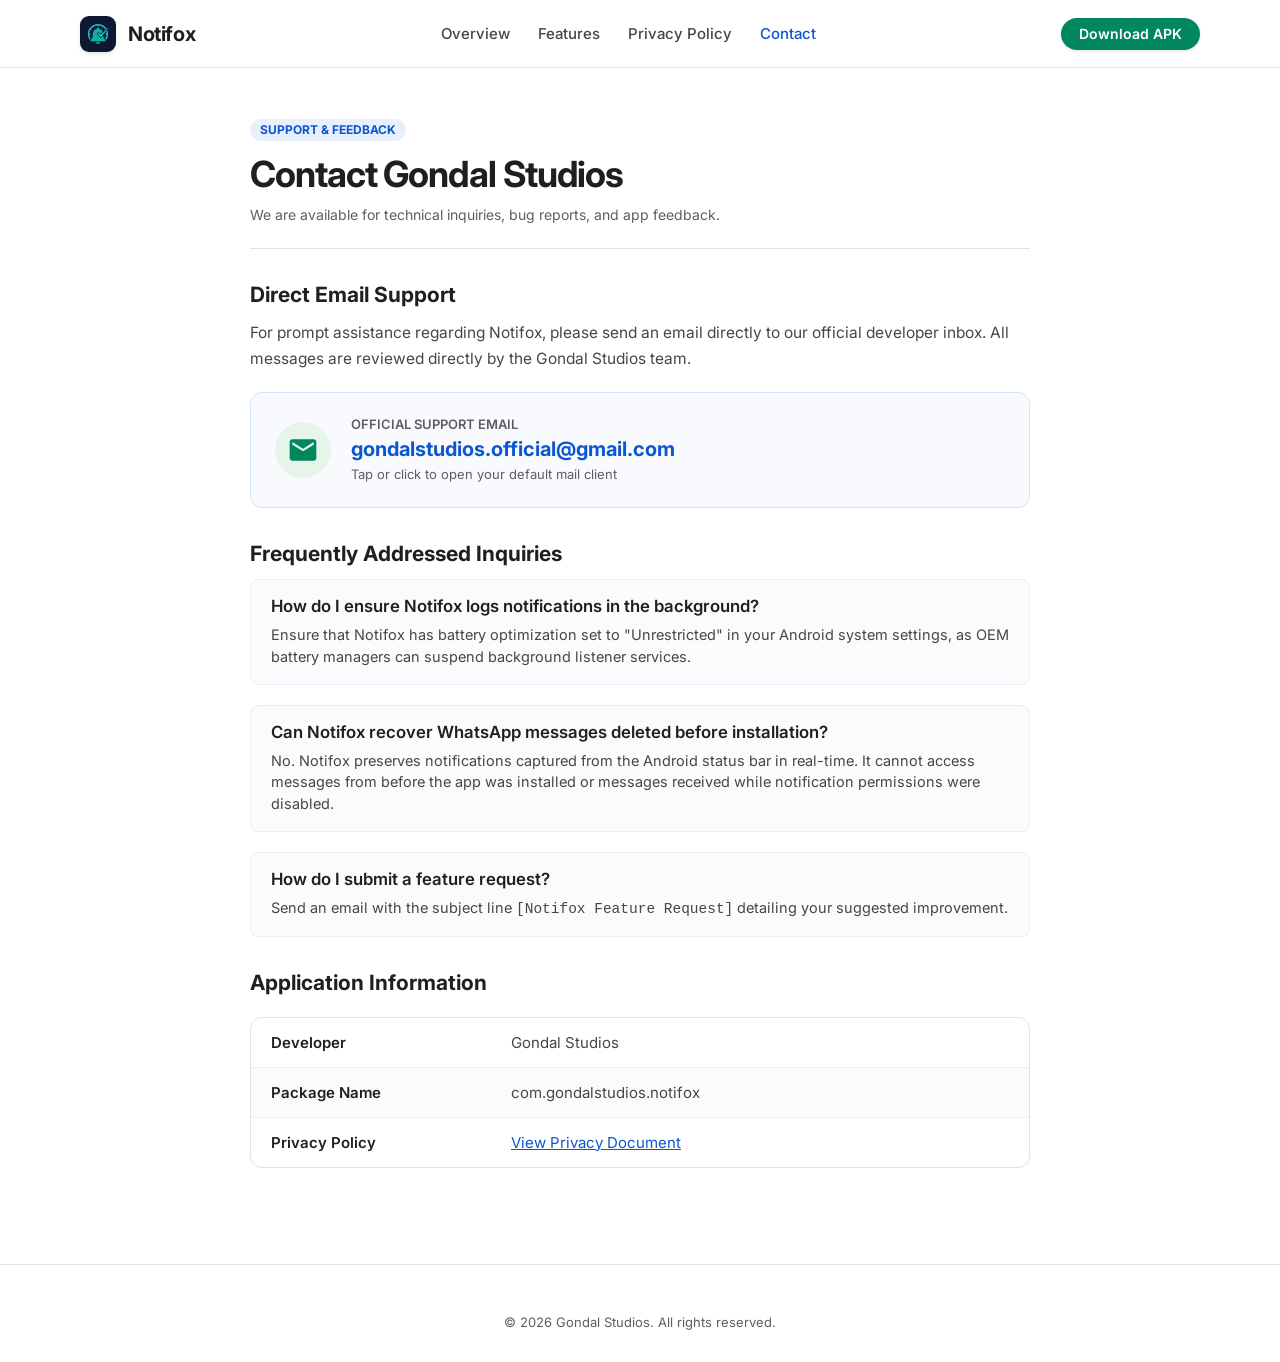
<file: Pages/contact.html>
<!DOCTYPE html>
<html lang="en" prefix="og: https://ogp.me/ns#">
<head>
  <meta charset="UTF-8">
  <meta name="viewport" content="width=device-width, initial-scale=1.0, shrink-to-fit=no">
  <title>Contact Developer – Notifox Support | Gondal Studios</title>
  <meta name="description" content="Contact Gondal Studios regarding Notifox Android notification manager app inquiries, bug reports, feature requests, and feedback.">
  <meta name="keywords" content="Notifox contact, Gondal Studios support, Notifox developer email, Android app support">
  <meta name="author" content="Gondal Studios">
  <meta name="robots" content="index, follow">

  <link rel="canonical" href="https://notifox.vercel.app/pages/contact.html">
  <meta name="theme-color" content="#ffffff">

  <!-- Open Graph -->
  <meta property="og:type" content="website">
  <meta property="og:url" content="https://notifox.vercel.app/pages/contact.html">
  <meta property="og:site_name" content="Notifox">
  <meta property="og:title" content="Contact Developer – Notifox Support | Gondal Studios">
  <meta property="og:description" content="Get official support for Notifox Android notification saver and tracker app directly from Gondal Studios.">
  <meta property="og:image" content="https://notifox.vercel.app/assets/icons/app-icon.png">

  <!-- Twitter Card -->
  <meta name="twitter:card" content="summary">
  <meta name="twitter:title" content="Contact Notifox Support – Gondal Studios">
  <meta name="twitter:description" content="Reach the developer for Notifox Android notification history app.">
  <meta name="twitter:image" content="https://notifox.vercel.app/assets/icons/app-icon.png">

  <!-- Favicon (PNG) -->
  <link rel="icon" type="image/png" sizes="64x64" href="../assets/icons/favicon.png">
  <link rel="apple-touch-icon" sizes="180x180" href="../assets/icons/app-icon.png">

  <link rel="preconnect" href="https://fonts.googleapis.com">
  <link rel="preconnect" href="https://fonts.gstatic.com" crossorigin>
  <link href="https://fonts.googleapis.com/css2?family=Google+Sans:wght@400;500;700&family=Inter:wght@400;500;600;700&display=swap" rel="stylesheet">

  <link rel="stylesheet" href="../css/style.css">

  <!-- Breadcrumbs Schema -->
  <script type="application/ld+json">
  {
    "@context": "https://schema.org",
    "@type": "BreadcrumbList",
    "itemListElement": [
      {
        "@type": "ListItem",
        "position": 1,
        "name": "Home",
        "item": "https://notifox.vercel.app/"
      },
      {
        "@type": "ListItem",
        "position": 2,
        "name": "Contact Support",
        "item": "https://notifox.vercel.app/pages/contact.html"
      }
    ]
  }
  </script>
</head>
<body class="legal-page">

  <!-- Navigation Bar -->
  <header class="ps-navbar" role="banner">
    <div class="container ps-navbar-inner">
      <a href="../index.html" class="ps-brand" aria-label="Notifox Home">
        <img src="../assets/icons/app-icon.png" alt="Notifox Logo" class="brand-icon" width="36" height="36">
        <span class="brand-text">Notifox</span>
      </a>

      <nav class="ps-nav-links" aria-label="Main Navigation">
        <a href="../index.html" class="nav-item">Overview</a>
        <a href="../index.html#features" class="nav-item">Features</a>
        <a href="privacy.html" class="nav-item">Privacy Policy</a>
        <a href="contact.html" class="nav-item active">Contact</a>
      </nav>

      <div class="ps-nav-cta">
        <a href="#" class="btn-download-trigger btn-header-action" data-download-btn target="_blank" rel="noopener noreferrer">
          <span>Download APK</span>
        </a>
      </div>
    </div>
  </header>

  <main class="legal-main">
    <div class="container container-readable">
      <article class="legal-article">
        <header class="legal-header">
          <div class="legal-badge">Support &amp; Feedback</div>
          <h1 class="legal-title">Contact Gondal Studios</h1>
          <p class="legal-date">We are available for technical inquiries, bug reports, and app feedback.</p>
        </header>

        <section class="legal-section">
          <h2>Direct Email Support</h2>
          <p>For prompt assistance regarding Notifox, please send an email directly to our official developer inbox. All messages are reviewed directly by the Gondal Studios team.</p>

          <div class="contact-card-box">
            <div class="contact-icon-large" aria-hidden="true">
              <svg viewBox="0 0 24 24" width="32" height="32" fill="#01875f">
                <path d="M20 4H4c-1.1 0-1.99.9-1.99 2L2 18c0 1.1.9 2 2 2h16c1.1 0 2-.9 2-2V6c0-1.1-.9-2-2-2zm0 4l-8 5-8-5V6l8 5 8-5v2z"/>
              </svg>
            </div>
            <div class="contact-card-info">
              <span class="contact-label">Official Support Email</span>
              <a href="#" class="contact-email-action" data-config-email="contactEmail">
                <span data-config="contactEmail">gondalstudios.official@gmail.com</span>
              </a>
              <span class="contact-subtext">Tap or click to open your default mail client</span>
            </div>
          </div>
        </section>

        <section class="legal-section">
          <h2>Frequently Addressed Inquiries</h2>
          <div class="faq-item">
            <h3>How do I ensure Notifox logs notifications in the background?</h3>
            <p>Ensure that Notifox has battery optimization set to "Unrestricted" in your Android system settings, as OEM battery managers can suspend background listener services.</p>
          </div>
          <div class="faq-item">
            <h3>Can Notifox recover WhatsApp messages deleted before installation?</h3>
            <p>No. Notifox preserves notifications captured from the Android status bar in real-time. It cannot access messages from before the app was installed or messages received while notification permissions were disabled.</p>
          </div>
          <div class="faq-item">
            <h3>How do I submit a feature request?</h3>
            <p>Send an email with the subject line <code>[Notifox Feature Request]</code> detailing your suggested improvement.</p>
          </div>
        </section>

        <section class="legal-section">
          <h2>Application Information</h2>
          <div class="specs-table-wrapper">
            <div class="specs-row">
              <span class="spec-label">Developer</span>
              <span class="spec-value" data-config="developerName">Gondal Studios</span>
            </div>
            <div class="specs-row">
              <span class="spec-label">Package Name</span>
              <span class="spec-value" data-config="packageName">com.gondalstudios.notifox</span>
            </div>
            <div class="specs-row">
              <span class="spec-label">Privacy Policy</span>
              <span class="spec-value"><a href="privacy.html" style="color: var(--ps-blue); text-decoration: underline;">View Privacy Document</a></span>
            </div>
          </div>
        </section>
      </article>
    </div>
  </main>

  <footer class="ps-footer">
    <div class="container footer-inner">
      <div class="footer-bottom" style="border-top: none; padding-top: 0;">
        <p class="copyright-text">&copy; <span id="currentYear">2025</span> <span data-config="developerName">Gondal Studios</span>. All rights reserved.</p>
      </div>
    </div>
  </footer>

  <script src="../config.js"></script>
  <script src="../js/app.js"></script>
</body>
</html>
</file>
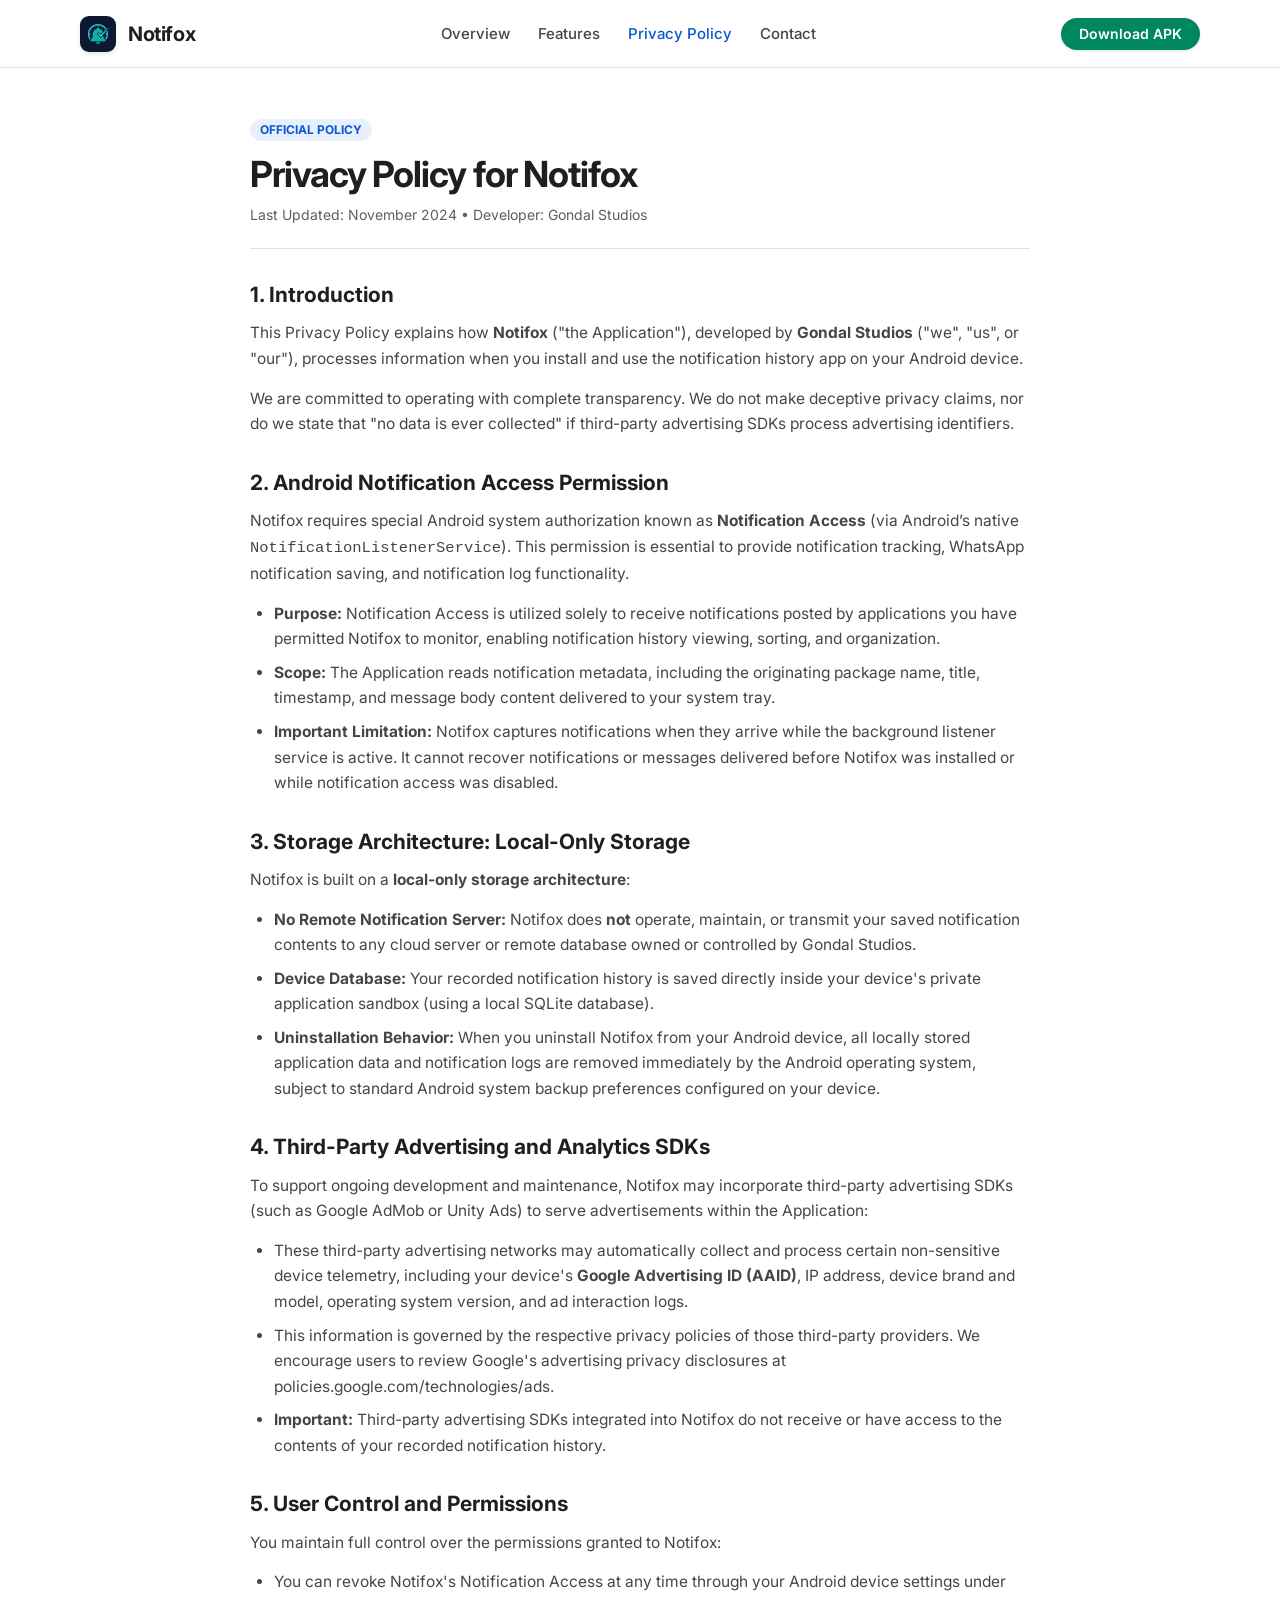
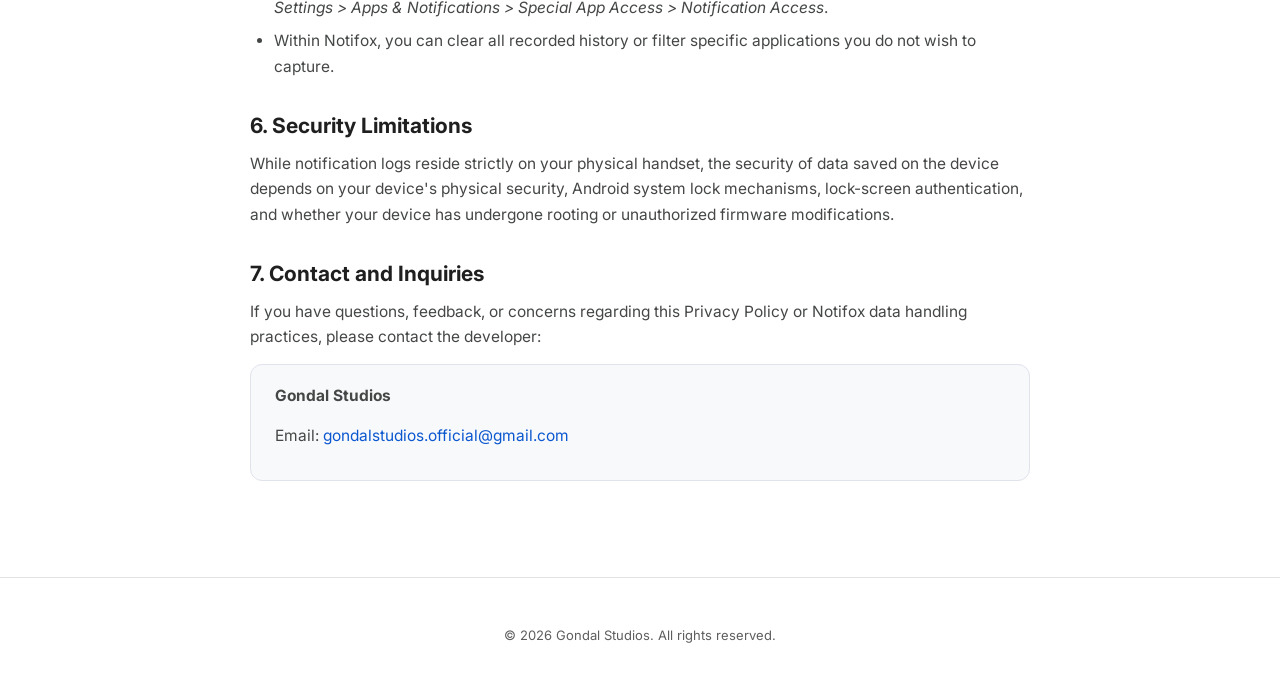
<file: Pages/privacy.html>
<!DOCTYPE html>
<html lang="en" prefix="og: https://ogp.me/ns#">
<head>
  <meta charset="UTF-8">
  <meta name="viewport" content="width=device-width, initial-scale=1.0, shrink-to-fit=no">
  <title>Privacy Policy – Notifox Notification Saver | Gondal Studios</title>
  <meta name="description" content="Official Privacy Policy for Notifox Android Notification History App by Gondal Studios. Transparent disclosure regarding notification access, local storage, and ad networks.">
  <meta name="keywords" content="Notifox privacy policy, notification history privacy, Android notification listener permissions, Gondal Studios">
  <meta name="author" content="Gondal Studios">
  <meta name="robots" content="index, follow">

  <link rel="canonical" href="https://notifox.vercel.app/pages/privacy.html">
  <meta name="theme-color" content="#ffffff">

  <!-- Open Graph -->
  <meta property="og:type" content="article">
  <meta property="og:url" content="https://notifox.vercel.app/pages/privacy.html">
  <meta property="og:site_name" content="Notifox">
  <meta property="og:title" content="Privacy Policy – Notifox Notification Saver | Gondal Studios">
  <meta property="og:description" content="Official Privacy Policy for Notifox Android Notification History App. Disclosures on Android Notification Access and local SQLite storage.">
  <meta property="og:image" content="https://notifox.vercel.app/assets/icons/app-icon.png">

  <!-- Twitter Card -->
  <meta name="twitter:card" content="summary">
  <meta name="twitter:title" content="Privacy Policy – Notifox Notification Saver">
  <meta name="twitter:description" content="Transparent privacy policy for Notifox Android notification manager by Gondal Studios.">
  <meta name="twitter:image" content="https://notifox.vercel.app/assets/icons/app-icon.png">

  <!-- Favicon (PNG) -->
  <link rel="icon" type="image/png" sizes="64x64" href="../assets/icons/favicon.png">
  <link rel="apple-touch-icon" sizes="180x180" href="../assets/icons/app-icon.png">

  <link rel="preconnect" href="https://fonts.googleapis.com">
  <link rel="preconnect" href="https://fonts.gstatic.com" crossorigin>
  <link href="https://fonts.googleapis.com/css2?family=Google+Sans:wght@400;500;700&family=Inter:wght@400;500;600;700&display=swap" rel="stylesheet">

  <link rel="stylesheet" href="../css/style.css">

  <!-- Breadcrumbs Schema -->
  <script type="application/ld+json">
  {
    "@context": "https://schema.org",
    "@type": "BreadcrumbList",
    "itemListElement": [
      {
        "@type": "ListItem",
        "position": 1,
        "name": "Home",
        "item": "https://notifox.vercel.app/"
      },
      {
        "@type": "ListItem",
        "position": 2,
        "name": "Privacy Policy",
        "item": "https://notifox.vercel.app/pages/privacy.html"
      }
    ]
  }
  </script>
</head>
<body class="legal-page">

  <!-- Navigation Bar -->
  <header class="ps-navbar" role="banner">
    <div class="container ps-navbar-inner">
      <a href="../index.html" class="ps-brand" aria-label="Notifox Home">
        <img src="../assets/icons/app-icon.png" alt="Notifox Logo" class="brand-icon" width="36" height="36">
        <span class="brand-text">Notifox</span>
      </a>

      <nav class="ps-nav-links" aria-label="Main Navigation">
        <a href="../index.html" class="nav-item">Overview</a>
        <a href="../index.html#features" class="nav-item">Features</a>
        <a href="privacy.html" class="nav-item active">Privacy Policy</a>
        <a href="contact.html" class="nav-item">Contact</a>
      </nav>

      <div class="ps-nav-cta">
        <a href="#" class="btn-download-trigger btn-header-action" data-download-btn target="_blank" rel="noopener noreferrer">
          <span>Download APK</span>
        </a>
      </div>
    </div>
  </header>

  <main class="legal-main">
    <div class="container container-readable">
      <article class="legal-article">
        <header class="legal-header">
          <div class="legal-badge">Official Policy</div>
          <h1 class="legal-title">Privacy Policy for Notifox</h1>
          <p class="legal-date">Last Updated: <span data-config="lastUpdated">November 2024</span> &bull; Developer: <span data-config="developerName">Gondal Studios</span></p>
        </header>

        <section class="legal-section">
          <h2>1. Introduction</h2>
          <p>This Privacy Policy explains how <strong>Notifox</strong> ("the Application"), developed by <strong>Gondal Studios</strong> ("we", "us", or "our"), processes information when you install and use the notification history app on your Android device.</p>
          <p>We are committed to operating with complete transparency. We do not make deceptive privacy claims, nor do we state that "no data is ever collected" if third-party advertising SDKs process advertising identifiers.</p>
        </section>

        <section class="legal-section">
          <h2>2. Android Notification Access Permission</h2>
          <p>Notifox requires special Android system authorization known as <strong>Notification Access</strong> (via Android’s native <code>NotificationListenerService</code>). This permission is essential to provide notification tracking, WhatsApp notification saving, and notification log functionality.</p>
          <ul>
            <li><strong>Purpose:</strong> Notification Access is utilized solely to receive notifications posted by applications you have permitted Notifox to monitor, enabling notification history viewing, sorting, and organization.</li>
            <li><strong>Scope:</strong> The Application reads notification metadata, including the originating package name, title, timestamp, and message body content delivered to your system tray.</li>
            <li><strong>Important Limitation:</strong> Notifox captures notifications when they arrive while the background listener service is active. It cannot recover notifications or messages delivered before Notifox was installed or while notification access was disabled.</li>
          </ul>
        </section>

        <section class="legal-section">
          <h2>3. Storage Architecture: Local-Only Storage</h2>
          <p>Notifox is built on a <strong>local-only storage architecture</strong>:</p>
          <ul>
            <li><strong>No Remote Notification Server:</strong> Notifox does <strong>not</strong> operate, maintain, or transmit your saved notification contents to any cloud server or remote database owned or controlled by Gondal Studios.</li>
            <li><strong>Device Database:</strong> Your recorded notification history is saved directly inside your device's private application sandbox (using a local SQLite database).</li>
            <li><strong>Uninstallation Behavior:</strong> When you uninstall Notifox from your Android device, all locally stored application data and notification logs are removed immediately by the Android operating system, subject to standard Android system backup preferences configured on your device.</li>
          </ul>
        </section>

        <section class="legal-section">
          <h2>4. Third-Party Advertising and Analytics SDKs</h2>
          <p>To support ongoing development and maintenance, Notifox may incorporate third-party advertising SDKs (such as Google AdMob or Unity Ads) to serve advertisements within the Application:</p>
          <ul>
            <li>These third-party advertising networks may automatically collect and process certain non-sensitive device telemetry, including your device's <strong>Google Advertising ID (AAID)</strong>, IP address, device brand and model, operating system version, and ad interaction logs.</li>
            <li>This information is governed by the respective privacy policies of those third-party providers. We encourage users to review Google's advertising privacy disclosures at <a href="https://policies.google.com/technologies/ads" target="_blank" rel="noopener noreferrer">policies.google.com/technologies/ads</a>.</li>
            <li><strong>Important:</strong> Third-party advertising SDKs integrated into Notifox do not receive or have access to the contents of your recorded notification history.</li>
          </ul>
        </section>

        <section class="legal-section">
          <h2>5. User Control and Permissions</h2>
          <p>You maintain full control over the permissions granted to Notifox:</p>
          <ul>
            <li>You can revoke Notifox's Notification Access at any time through your Android device settings under <em>Settings &gt; Apps &amp; Notifications &gt; Special App Access &gt; Notification Access</em>.</li>
            <li>Within Notifox, you can clear all recorded history or filter specific applications you do not wish to capture.</li>
          </ul>
        </section>

        <section class="legal-section">
          <h2>6. Security Limitations</h2>
          <p>While notification logs reside strictly on your physical handset, the security of data saved on the device depends on your device's physical security, Android system lock mechanisms, lock-screen authentication, and whether your device has undergone rooting or unauthorized firmware modifications.</p>
        </section>

        <section class="legal-section">
          <h2>7. Contact and Inquiries</h2>
          <p>If you have questions, feedback, or concerns regarding this Privacy Policy or Notifox data handling practices, please contact the developer:</p>
          <div class="legal-contact-box">
            <p><strong>Gondal Studios</strong></p>
            <p>Email: <a href="#" class="footer-email-link" data-config-email="contactEmail"><span data-config="contactEmail">gondalstudios.official@gmail.com</span></a></p>
          </div>
        </section>
      </article>
    </div>
  </main>

  <!-- Footer -->
  <footer class="ps-footer">
    <div class="container footer-inner">
      <div class="footer-bottom" style="border-top: none; padding-top: 0;">
        <p class="copyright-text">&copy; <span id="currentYear">2025</span> <span data-config="developerName">Gondal Studios</span>. All rights reserved.</p>
      </div>
    </div>
  </footer>

  <script src="../config.js"></script>
  <script src="../js/app.js"></script>
</body>
</html>
</file>
<file: css/style.css>
/* ==========================================================================
   Notifox - Google Play Store Aesthetic Stylesheet
   Developed by Gondal Studios
   ========================================================================== */

:root {
  /* Google Play Color Palette */
  --ps-primary: #01875f;
  --ps-primary-hover: #016f4e;
  --ps-primary-active: #01583e;
  --ps-blue: #0b57d0;
  --ps-blue-hover: #0842a0;
  --ps-surface: #ffffff;
  --ps-surface-subtle: #f8f9fa;
  --ps-surface-card: #f8fafd;
  --ps-text-main: #1f1f1f;
  --ps-text-secondary: #444746;
  --ps-text-tertiary: #5e5e5e;
  --ps-border: #e0e2ec;
  --ps-border-subtle: #eceef5;
  --ps-divider: #e3e3e3;
  --shadow-sm: 0 1px 2px 0 rgba(60, 64, 67, 0.15), 0 1px 3px 1px rgba(60, 64, 67, 0.08);
  --shadow-md: 0 4px 6px -1px rgba(0, 0, 0, 0.1), 0 2px 4px -1px rgba(0, 0, 0, 0.06);
  --shadow-lg: 0 10px 25px -5px rgba(0, 0, 0, 0.1), 0 10px 10px -5px rgba(0, 0, 0, 0.04);
  --radius-xs: 6px;
  --radius-sm: 8px;
  --radius-md: 12px;
  --radius-lg: 18px;
  --radius-xl: 24px;
  --radius-pill: 9999px;
  --font-family: 'Google Sans', 'Inter', -apple-system, BlinkMacSystemFont, 'Segoe UI', Roboto, Helvetica, Arial, sans-serif;
  --container-max: 1160px;
}

/* Reset & Box Sizing */
*, *::before, *::after {
  box-sizing: border-box;
  margin: 0;
  padding: 0;
}

html {
  font-family: var(--font-family);
  font-size: 16px;
  background-color: var(--ps-surface);
  color: var(--ps-text-main);
  scroll-behavior: smooth;
  -webkit-text-size-adjust: 100%;
}

body {
  line-height: 1.5;
  overflow-x: hidden;
  background-color: var(--ps-surface);
  text-rendering: optimizeLegibility;
  -webkit-font-smoothing: antialiased;
}

img {
  max-width: 100%;
  height: auto;
  display: block;
}

a {
  color: inherit;
  text-decoration: none;
}

button {
  font-family: inherit;
  border: none;
  background: transparent;
  cursor: pointer;
}

/* Container */
.container {
  width: 100%;
  max-width: var(--container-max);
  margin-left: auto;
  margin-right: auto;
  padding-left: 20px;
  padding-right: 20px;
}

.container-readable {
  max-width: 820px;
}

/* ==========================================================================
   Header & Navigation
   ========================================================================== */
.ps-navbar {
  position: sticky;
  top: 0;
  z-index: 100;
  background: rgba(255, 255, 255, 0.96);
  backdrop-filter: blur(12px);
  -webkit-backdrop-filter: blur(12px);
  border-bottom: 1px solid var(--ps-divider);
  height: 68px;
  display: flex;
  align-items: center;
}

.ps-navbar-inner {
  display: flex;
  align-items: center;
  justify-content: space-between;
}

.ps-brand {
  display: inline-flex;
  align-items: center;
  gap: 12px;
  text-decoration: none;
  line-height: 1;
}

.brand-icon {
  width: 36px;
  height: 36px;
  border-radius: 9px;
  flex-shrink: 0;
  box-shadow: 0 2px 4px rgba(0, 0, 0, 0.1);
  object-fit: cover;
}

.brand-text {
  font-size: 1.25rem;
  font-weight: 700;
  color: var(--ps-text-main);
  letter-spacing: -0.02em;
  line-height: 1;
}

.ps-nav-links {
  display: flex;
  align-items: center;
  gap: 28px;
}

.nav-item {
  font-size: 0.938rem;
  font-weight: 500;
  color: var(--ps-text-secondary);
  line-height: 1;
  transition: color 0.15s ease;
}

.nav-item:hover, .nav-item.active {
  color: var(--ps-blue);
}

.btn-header-action {
  display: inline-flex;
  align-items: center;
  justify-content: center;
  gap: 8px;
  background-color: var(--ps-primary);
  color: #ffffff;
  padding: 9px 18px;
  border-radius: var(--radius-pill);
  font-size: 0.875rem;
  font-weight: 600;
  line-height: 1;
  transition: background-color 0.15s ease, box-shadow 0.15s ease;
  box-shadow: 0 1px 3px rgba(0,0,0,0.12);
}

.btn-header-action .icon {
  flex-shrink: 0;
}

.btn-header-action:hover {
  background-color: var(--ps-primary-hover);
  box-shadow: 0 2px 6px rgba(1, 135, 95, 0.35);
}

/* ==========================================================================
   App Hero Section (Play Store Product Card Style)
   ========================================================================== */
.app-hero-section {
  padding-top: 40px;
  padding-bottom: 36px;
  border-bottom: 1px solid var(--ps-divider);
}

.app-hero-card {
  display: flex;
  align-items: flex-start;
  gap: 36px;
}

.app-icon-wrapper {
  flex-shrink: 0;
  line-height: 0;
}

.app-icon {
  width: 144px;
  height: 144px;
  border-radius: 28px;
  box-shadow: 0 8px 24px rgba(0, 0, 0, 0.12);
  object-fit: cover;
  background: #f1f3f4;
  display: block;
}

.app-meta-wrapper {
  flex: 1;
  display: flex;
  flex-direction: column;
}

.app-title-group {
  margin-bottom: 20px;
}

.app-name {
  font-size: 2.25rem;
  font-weight: 700;
  color: var(--ps-text-main);
  line-height: 1.2;
  letter-spacing: -0.03em;
  margin-bottom: 6px;
}

.developer-subline {
  display: inline-flex;
  align-items: center;
  gap: 8px;
  font-size: 0.969rem;
  color: var(--ps-primary);
  font-weight: 600;
  line-height: 1;
}

.developer-name {
  display: inline-block;
  line-height: 1;
}

.developer-subline .bullet {
  color: var(--ps-text-tertiary);
  font-size: 0.8rem;
  line-height: 1;
}

.verified-tag {
  display: inline-flex;
  align-items: center;
  gap: 4px;
  font-size: 0.813rem;
  font-weight: 600;
  color: var(--ps-primary);
  background-color: #e6f4ea;
  padding: 3px 8px;
  border-radius: 4px;
  line-height: 1;
}

.verified-tag svg {
  flex-shrink: 0;
}

/* Chips Row */
.meta-chips-row {
  display: flex;
  align-items: center;
  flex-wrap: wrap;
  gap: 20px;
  margin-bottom: 24px;
  padding-bottom: 18px;
  border-bottom: 1px solid var(--ps-border-subtle);
}

.meta-chip {
  display: flex;
  flex-direction: column;
  justify-content: center;
}

.chip-top {
  font-size: 0.938rem;
  font-weight: 700;
  color: var(--ps-text-main);
  line-height: 1.25;
}

.chip-bottom {
  font-size: 0.75rem;
  color: var(--ps-text-tertiary);
  line-height: 1.25;
  margin-top: 2px;
}

.divider-vertical {
  width: 1px;
  height: 28px;
  background-color: var(--ps-divider);
  align-self: center;
}

/* Actions */
.hero-actions {
  display: flex;
  flex-direction: column;
  align-items: flex-start;
  gap: 12px;
}

.btn-primary-play {
  display: inline-flex;
  align-items: center;
  justify-content: center;
  gap: 10px;
  background-color: var(--ps-primary);
  color: #ffffff;
  font-size: 1rem;
  font-weight: 600;
  line-height: 1;
  padding: 14px 32px;
  border-radius: var(--radius-pill);
  transition: all 0.18s ease;
  box-shadow: 0 1px 3px rgba(0, 0, 0, 0.2);
}

.btn-primary-play svg {
  flex-shrink: 0;
}

.btn-primary-play:hover {
  background-color: var(--ps-primary-hover);
  box-shadow: 0 4px 12px rgba(1, 135, 95, 0.32);
  transform: translateY(-1px);
}

.btn-large {
  padding: 16px 36px;
  font-size: 1.063rem;
}

.action-security-note {
  display: inline-flex;
  align-items: center;
  gap: 6px;
  font-size: 0.813rem;
  line-height: 1.4;
  color: var(--ps-text-tertiary);
}

.action-security-note svg {
  flex-shrink: 0;
}

/* ==========================================================================
   Screenshot Gallery Section
   ========================================================================== */
.screenshots-section {
  padding: 44px 0;
  background-color: #fafbfd;
  border-bottom: 1px solid var(--ps-divider);
}

.section-header-row {
  display: flex;
  align-items: center;
  justify-content: space-between;
  margin-bottom: 24px;
}

.section-heading-group {
  display: flex;
  flex-direction: column;
  gap: 4px;
}

.section-title {
  font-size: 1.5rem;
  font-weight: 700;
  color: var(--ps-text-main);
  letter-spacing: -0.02em;
  line-height: 1.25;
}

.section-subtitle {
  font-size: 0.938rem;
  color: var(--ps-text-secondary);
  line-height: 1.4;
}

.gallery-nav-buttons {
  display: flex;
  align-items: center;
  gap: 8px;
}

.gallery-arrow-btn {
  width: 40px;
  height: 40px;
  border-radius: 50%;
  background: #ffffff;
  border: 1px solid var(--ps-border);
  color: var(--ps-text-main);
  display: flex;
  align-items: center;
  justify-content: center;
  transition: all 0.15s ease;
  box-shadow: 0 1px 2px rgba(0,0,0,0.06);
}

.gallery-arrow-btn svg {
  flex-shrink: 0;
}

.gallery-arrow-btn:hover {
  background: #f1f3f4;
  color: var(--ps-blue);
  border-color: #c2c6dc;
}

.gallery-track-container {
  overflow-x: auto;
  scroll-behavior: smooth;
  -webkit-overflow-scrolling: touch;
  padding: 6px 0 16px 0;
  scrollbar-width: thin;
  scrollbar-color: #cfd4dc transparent;
}

.gallery-track-container::-webkit-scrollbar {
  height: 6px;
}

.gallery-track-container::-webkit-scrollbar-thumb {
  background: #cfd4dc;
  border-radius: 10px;
}

.gallery-track {
  display: flex;
  gap: 18px;
  scroll-snap-type: x mandatory;
}

.screenshot-card {
  flex: 0 0 auto;
  width: 230px;
  border-radius: 16px;
  overflow: hidden;
  background: #ffffff;
  border: 1px solid var(--ps-border);
  box-shadow: var(--shadow-sm);
  cursor: pointer;
  scroll-snap-align: start;
  display: flex;
  flex-direction: column;
  transition: transform 0.2s ease, box-shadow 0.2s ease;
}

.screenshot-card:hover {
  transform: translateY(-4px);
  box-shadow: var(--shadow-md);
  border-color: #b9bec9;
}

.screenshot-card img {
  width: 100%;
  aspect-ratio: 9 / 19.5;
  object-fit: cover;
  background: #f0f2f5;
  display: block;
}

.screenshot-card figcaption {
  font-size: 0.75rem;
  font-weight: 500;
  color: var(--ps-text-secondary);
  padding: 10px 12px;
  text-align: center;
  background-color: #ffffff;
  border-top: 1px solid var(--ps-border-subtle);
  white-space: nowrap;
  overflow: hidden;
  text-overflow: ellipsis;
  line-height: 1.3;
}

/* ==========================================================================
   About Section
   ========================================================================== */
.about-section {
  padding: 44px 0;
  border-bottom: 1px solid var(--ps-divider);
}

.about-card {
  max-width: 860px;
}

.about-body {
  margin-top: 12px;
}

.app-official-description {
  font-size: 1.063rem;
  line-height: 1.7;
  color: var(--ps-text-secondary);
  margin-bottom: 20px;
}

.tags-row {
  display: flex;
  flex-wrap: wrap;
  gap: 10px;
}

.spec-tag {
  font-size: 0.813rem;
  font-weight: 500;
  color: var(--ps-text-secondary);
  background-color: var(--ps-surface-subtle);
  border: 1px solid var(--ps-border);
  padding: 6px 14px;
  border-radius: var(--radius-pill);
  line-height: 1.2;
}

/* ==========================================================================
   Features Section
   ========================================================================== */
.features-section {
  padding: 48px 0;
  background-color: #ffffff;
  border-bottom: 1px solid var(--ps-divider);
}

.section-header {
  margin-bottom: 36px;
  text-align: left;
  display: flex;
  flex-direction: column;
  gap: 6px;
}

.features-grid {
  display: grid;
  grid-template-columns: repeat(3, 1fr);
  gap: 24px;
}

.feature-card {
  background: #ffffff;
  border: 1px solid var(--ps-border-subtle);
  border-radius: var(--radius-md);
  padding: 24px;
  display: flex;
  flex-direction: column;
  box-shadow: 0 1px 3px rgba(0, 0, 0, 0.04);
  transition: border-color 0.15s ease, box-shadow 0.15s ease;
}

.feature-card:hover {
  border-color: #c9ccd6;
  box-shadow: var(--shadow-sm);
}

.feature-icon-box {
  width: 48px;
  height: 48px;
  border-radius: 12px;
  display: flex;
  align-items: center;
  justify-content: center;
  margin-bottom: 16px;
  flex-shrink: 0;
}

.feature-icon-box.blue { background-color: #e8f0fe; color: #1a73e8; }
.feature-icon-box.green { background-color: #e6f4ea; color: #137333; }
.feature-icon-box.purple { background-color: #f3e8fd; color: #8430ce; }
.feature-icon-box.amber { background-color: #fef7e0; color: #b06000; }
.feature-icon-box.teal { background-color: #e0f2f1; color: #00796b; }
.feature-icon-box.indigo { background-color: #ede7f6; color: #512da8; }

.feature-name {
  font-size: 1.125rem;
  font-weight: 700;
  color: var(--ps-text-main);
  margin-bottom: 8px;
  line-height: 1.3;
}

.feature-desc {
  font-size: 0.906rem;
  color: var(--ps-text-secondary);
  line-height: 1.55;
}

/* ==========================================================================
   Specs Section
   ========================================================================== */
.specs-section {
  padding: 44px 0;
  border-bottom: 1px solid var(--ps-divider);
}

.specs-table-wrapper {
  margin-top: 20px;
  background: #ffffff;
  border: 1px solid var(--ps-border);
  border-radius: var(--radius-md);
  overflow: hidden;
}

.specs-row {
  display: flex;
  align-items: center;
  padding: 14px 20px;
  border-bottom: 1px solid var(--ps-border-subtle);
  font-size: 0.938rem;
  line-height: 1.4;
}

.specs-row:last-child {
  border-bottom: none;
}

.specs-row:nth-child(even) {
  background-color: #fafbfd;
}

.spec-label {
  width: 240px;
  font-weight: 600;
  color: var(--ps-text-main);
  flex-shrink: 0;
}

.spec-value {
  color: var(--ps-text-secondary);
  flex: 1;
}

/* ==========================================================================
   Bottom CTA
   ========================================================================== */
.bottom-cta-section {
  padding: 56px 0;
  background-color: var(--ps-surface-subtle);
}

.cta-banner-card {
  background: #ffffff;
  border: 1px solid var(--ps-border);
  border-radius: var(--radius-lg);
  padding: 40px;
  display: flex;
  align-items: center;
  justify-content: space-between;
  box-shadow: var(--shadow-sm);
}

.cta-banner-content {
  display: flex;
  flex-direction: column;
  gap: 6px;
}

.cta-title {
  font-size: 1.625rem;
  font-weight: 700;
  color: var(--ps-text-main);
  line-height: 1.25;
}

.cta-desc {
  font-size: 1rem;
  color: var(--ps-text-secondary);
  line-height: 1.4;
}

.cta-banner-btn-wrap {
  flex-shrink: 0;
}

/* ==========================================================================
   Lightbox Modal
   ========================================================================== */
.lightbox-modal {
  position: fixed;
  inset: 0;
  z-index: 1000;
  display: flex;
  align-items: center;
  justify-content: center;
}

.lightbox-modal[hidden] {
  display: none;
}

.lightbox-backdrop {
  position: absolute;
  inset: 0;
  background: rgba(18, 20, 24, 0.88);
  backdrop-filter: blur(4px);
}

.lightbox-dialog {
  position: relative;
  z-index: 1001;
  max-width: 90vw;
  max-height: 94vh;
  display: flex;
  flex-direction: column;
  align-items: center;
}

.lightbox-close {
  position: absolute;
  top: -46px;
  right: 0;
  color: #ffffff;
  background: rgba(255, 255, 255, 0.15);
  border-radius: 50%;
  width: 38px;
  height: 38px;
  display: flex;
  align-items: center;
  justify-content: center;
  transition: background 0.15s ease;
}

.lightbox-close:hover {
  background: rgba(255, 255, 255, 0.3);
}

.lightbox-content-box {
  display: flex;
  align-items: center;
  justify-content: center;
  gap: 18px;
}

.lightbox-nav {
  color: #ffffff;
  background: rgba(255, 255, 255, 0.16);
  border-radius: 50%;
  width: 48px;
  height: 48px;
  display: flex;
  align-items: center;
  justify-content: center;
  transition: background 0.15s ease;
}

.lightbox-nav:hover {
  background: rgba(255, 255, 255, 0.3);
}

.lightbox-stage {
  display: flex;
  flex-direction: column;
  align-items: center;
}

.lightbox-image {
  max-height: 74vh;
  max-width: 420px;
  border-radius: 16px;
  box-shadow: 0 20px 40px rgba(0, 0, 0, 0.6);
  object-fit: contain;
}

.lightbox-caption {
  margin-top: 12px;
  color: #f1f3f4;
  font-size: 0.938rem;
  font-weight: 500;
  text-align: center;
  line-height: 1.3;
}

.lightbox-counter {
  margin-top: 10px;
  font-size: 0.813rem;
  color: #bdc1c6;
  line-height: 1;
}

/* ==========================================================================
   Footer
   ========================================================================== */
.ps-footer {
  background-color: #ffffff;
  border-top: 1px solid var(--ps-divider);
  padding: 48px 0 32px 0;
}

.footer-top {
  display: grid;
  grid-template-columns: 2fr 1fr 1fr 1.5fr;
  gap: 36px;
  margin-bottom: 40px;
}

.footer-brand-title {
  display: flex;
  align-items: center;
  gap: 10px;
  font-size: 1.188rem;
  font-weight: 700;
  color: var(--ps-text-main);
  margin-bottom: 10px;
  line-height: 1;
}

.footer-brand-title img {
  border-radius: 6px;
  flex-shrink: 0;
}

.footer-brand-desc {
  font-size: 0.875rem;
  color: var(--ps-text-tertiary);
  max-width: 300px;
  line-height: 1.5;
}

.footer-group-title {
  font-size: 0.875rem;
  font-weight: 700;
  text-transform: uppercase;
  letter-spacing: 0.05em;
  color: var(--ps-text-main);
  margin-bottom: 14px;
  line-height: 1.2;
}

.footer-list {
  list-style: none;
  display: flex;
  flex-direction: column;
  gap: 10px;
}

.footer-list a {
  font-size: 0.875rem;
  color: var(--ps-text-secondary);
  line-height: 1.4;
  transition: color 0.15s ease;
}

.footer-list a:hover {
  color: var(--ps-blue);
  text-decoration: underline;
}

.footer-email-link {
  word-break: break-all;
  color: var(--ps-blue) !important;
}

.footer-bottom {
  padding-top: 24px;
  border-top: 1px solid var(--ps-divider);
  text-align: center;
}

.copyright-text {
  font-size: 0.813rem;
  color: var(--ps-text-tertiary);
  line-height: 1.4;
}

/* ==========================================================================
   Legal & Static Pages
   ========================================================================== */
.legal-main {
  padding: 48px 0 64px 0;
  background-color: #ffffff;
}

.legal-article {
  background: #ffffff;
}

.legal-header {
  margin-bottom: 32px;
  border-bottom: 1px solid var(--ps-divider);
  padding-bottom: 24px;
}

.legal-badge {
  display: inline-block;
  font-size: 0.75rem;
  font-weight: 700;
  text-transform: uppercase;
  color: var(--ps-blue);
  background-color: #e8f0fe;
  padding: 4px 10px;
  border-radius: var(--radius-pill);
  margin-bottom: 12px;
  line-height: 1.2;
}

.legal-title {
  font-size: 2.25rem;
  font-weight: 700;
  letter-spacing: -0.03em;
  margin-bottom: 8px;
  color: var(--ps-text-main);
  line-height: 1.2;
}

.legal-date {
  font-size: 0.875rem;
  color: var(--ps-text-tertiary);
  line-height: 1.4;
}

.legal-section {
  margin-bottom: 32px;
}

.legal-section h2 {
  font-size: 1.313rem;
  font-weight: 700;
  color: var(--ps-text-main);
  margin-top: 24px;
  margin-bottom: 12px;
  line-height: 1.3;
}

.legal-section p {
  font-size: 0.969rem;
  color: var(--ps-text-secondary);
  line-height: 1.65;
  margin-bottom: 14px;
}

.legal-section ul {
  padding-left: 24px;
  margin-bottom: 16px;
}

.legal-section li {
  font-size: 0.969rem;
  color: var(--ps-text-secondary);
  line-height: 1.65;
  margin-bottom: 8px;
}

.legal-contact-box {
  background: var(--ps-surface-subtle);
  border: 1px solid var(--ps-border);
  padding: 18px 24px;
  border-radius: var(--radius-md);
  margin-top: 14px;
}

.contact-card-box {
  display: flex;
  align-items: center;
  gap: 20px;
  background-color: var(--ps-surface-card);
  border: 1px solid #d3e3fd;
  border-radius: var(--radius-md);
  padding: 24px;
  margin: 20px 0;
}

.contact-icon-large {
  width: 56px;
  height: 56px;
  border-radius: 50%;
  background: #e6f4ea;
  display: flex;
  align-items: center;
  justify-content: center;
  flex-shrink: 0;
}

.contact-card-info {
  display: flex;
  flex-direction: column;
}

.contact-label {
  font-size: 0.813rem;
  color: var(--ps-text-tertiary);
  text-transform: uppercase;
  font-weight: 600;
  line-height: 1.2;
}

.contact-email-action {
  font-size: 1.25rem;
  font-weight: 700;
  color: var(--ps-blue);
  word-break: break-all;
  margin: 4px 0;
  line-height: 1.3;
}

.contact-email-action:hover {
  text-decoration: underline;
}

.contact-subtext {
  font-size: 0.813rem;
  color: var(--ps-text-tertiary);
  line-height: 1.3;
}

.faq-item {
  margin-bottom: 20px;
  background: #fafbfd;
  border: 1px solid var(--ps-border-subtle);
  padding: 16px 20px;
  border-radius: var(--radius-sm);
}

.faq-item h3 {
  font-size: 1.05rem;
  font-weight: 600;
  margin-bottom: 6px;
  color: var(--ps-text-main);
  line-height: 1.3;
}

.faq-item p {
  margin-bottom: 0;
  font-size: 0.906rem;
  line-height: 1.5;
}

/* ==========================================================================
   Responsive Breakpoints & Alignment Normalization
   ========================================================================== */
@media (max-width: 992px) {
  .features-grid {
    grid-template-columns: repeat(2, 1fr);
  }

  .footer-top {
    grid-template-columns: 1fr 1fr;
    gap: 28px;
  }
}

@media (max-width: 768px) {
  .ps-nav-links {
    display: none;
  }

  .app-hero-card {
    flex-direction: column;
    align-items: center;
    text-align: center;
    gap: 20px;
  }

  .app-icon {
    width: 108px;
    height: 108px;
    border-radius: 22px;
  }

  .app-title-group {
    display: flex;
    flex-direction: column;
    align-items: center;
  }

  .developer-subline {
    justify-content: center;
  }

  .meta-chips-row {
    justify-content: center;
    gap: 16px;
  }

  .divider-vertical {
    display: none;
  }

  .meta-chip {
    align-items: center;
    text-align: center;
  }

  .hero-actions {
    align-items: center;
    width: 100%;
  }

  .btn-primary-play {
    width: 100%;
  }

  .cta-banner-card {
    flex-direction: column;
    text-align: center;
    gap: 24px;
    padding: 28px 20px;
  }

  .cta-banner-btn-wrap,
  .cta-banner-btn-wrap .btn-primary-play {
    width: 100%;
  }

  .specs-row {
    flex-direction: column;
    align-items: flex-start;
    gap: 4px;
  }

  .spec-label {
    width: 100%;
  }

  .gallery-nav-buttons {
    display: none;
  }

  .screenshot-card {
    width: 200px;
  }

  .lightbox-nav {
    display: none;
  }
}

@media (max-width: 576px) {
  .features-grid {
    grid-template-columns: 1fr;
  }

  .footer-top {
    grid-template-columns: 1fr;
  }

  .app-name {
    font-size: 1.875rem;
  }
}
</file>
